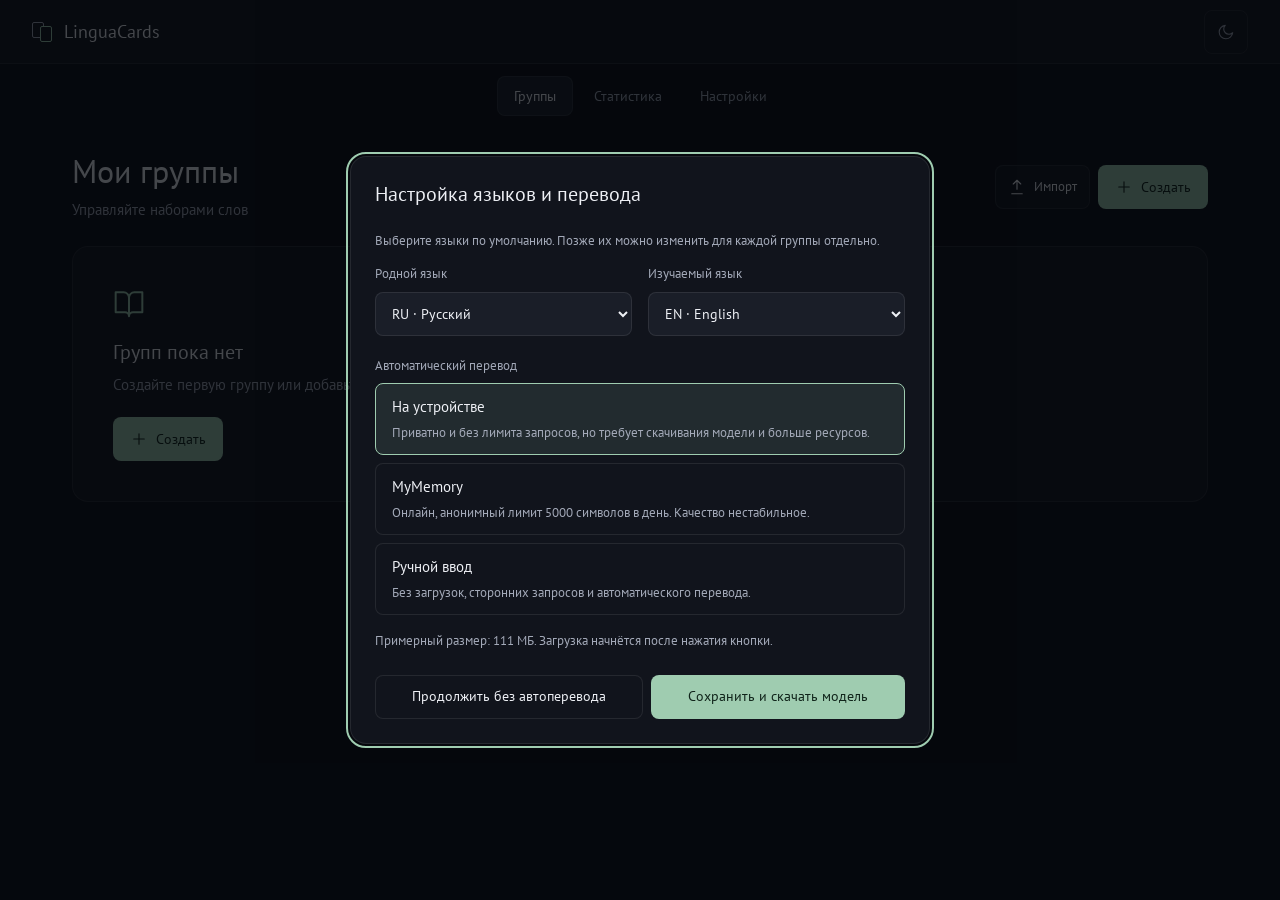
<file: index.html>
<!DOCTYPE html>
<html lang="ru">
<head>
  <meta charset="UTF-8">
  <meta name="viewport" content="width=device-width, initial-scale=1.0">
  <meta name="description" content="LinguaCards — карточки, диктанты и интервальное повторение иностранных слов">
  <meta name="theme-color" content="#0b0d14">
  <title>LinguaCards</title>
  <link rel="preconnect" href="https://fonts.googleapis.com">
  <link rel="preconnect" href="https://fonts.gstatic.com" crossorigin>
  <link href="https://fonts.googleapis.com/css2?family=PT+Mono&family=PT+Sans:wght@400;700&family=PT+Serif:wght@400;700&display=swap" rel="stylesheet">
  <link rel="stylesheet" href="styles.css">
  <script src="core.js" defer></script>
  <script src="translation-models.js" defer></script>
  <script src="translation.js" defer></script>
  <script src="icons.js" defer></script>
  <script src="app.js" defer></script>
</head>
<body class="dark">
  <a class="skip-link" href="#mainContent">К содержимому</a>
  <div id="app">
    <header>
      <div class="logo" aria-label="LinguaCards"><span class="logo-mark" aria-hidden="true"></span><div class="logo-text">Lingua<span>Cards</span></div></div>
      <div class="header-actions">
        <button type="button" class="icon-btn" id="themeBtn" aria-label="Переключить тему" title="Переключить тему"><span data-icon="moon"></span></button>
      </div>
    </header>
    <nav aria-label="Основная навигация">
      <button type="button" class="nav-btn active" data-page="groups" aria-current="page" id="navGroups">Группы</button>
      <button type="button" class="nav-btn" data-page="stats" id="navStats">Статистика</button>
      <button type="button" class="nav-btn" data-page="settings" id="navSettings">Настройки</button>
    </nav>
    <main id="mainContent">
      <div id="page-groups" class="page active">
        <div class="section-header">
          <div class="section-heading">
            <h1 id="groupsTitle">Мои группы</h1>
            <p id="groupsSubtitle">Управляйте наборами слов</p>
          </div>
          <div class="section-actions">
            <button type="button" class="btn btn-ghost btn-sm" id="importBtn"><span data-icon="upload"></span><span id="importBtnText">Импорт</span></button>
            <button type="button" class="btn btn-primary" id="createGroupBtn"><span data-icon="plus"></span><span id="createGroupBtnText">Создать</span></button>
          </div>
        </div>
        <div id="groupsGrid" class="groups-grid"></div>
      </div>
      <div id="page-stats" class="page">
        <h1 id="statsTitle">Статистика</h1>
        <p id="statsSubtitle" class="stats-subtitle">Ваш прогресс в изучении слов</p>
        <div class="stats-top">
          <div class="glass-sm stat-card"><span class="stat-num" id="stSessions">0</span><div class="stat-label" id="stSessionsLabel">Сессий</div></div>
          <div class="glass-sm stat-card"><span class="stat-num" id="stCorrect">0</span><div class="stat-label" id="stCorrectLabel">Правильных</div></div>
          <div class="glass-sm stat-card"><span class="stat-num" id="stAlmost">0</span><div class="stat-label" id="stAlmostLabel">Почти верно</div></div>
          <div class="glass-sm stat-card"><span class="stat-num" id="stAcc">0%</span><div class="stat-label" id="stAccLabel">Точность</div></div>
          <div class="glass-sm stat-card"><span class="stat-num" id="stDue">0</span><div class="stat-label" id="stDueLabel">К повторению</div></div>
        </div>
        <section class="glass stats-section" aria-labelledby="groupStatsTitle">
          <h2 id="groupStatsTitle">По группам</h2>
          <div id="groupStatsWrap"></div>
        </section>
        <section class="glass stats-section" aria-labelledby="recentStatsTitle">
          <h2 id="recentStatsTitle">Последние сессии</h2>
          <div id="recentSessionsWrap"></div>
        </section>
      </div>
      <div id="page-settings" class="page">
        <div class="settings-page-header"><h1 id="settingsTitle">Настройки</h1><p>Языки, обучение, перевод и данные</p></div>
        <div class="settings-page">
          <section class="glass settings-block">
            <h3 id="appearanceTitle">Внешний вид</h3>
            <div class="settings-row"><div class="sr-info"><div class="sr-title" id="darkThemeTitle">Тёмная тема</div><div class="sr-desc" id="darkThemeDesc">Переключение между тёмной и светлой темой</div></div><label class="toggle"><input type="checkbox" id="darkToggle" aria-label="Тёмная тема" checked><span class="toggle-track"></span><span class="toggle-thumb"></span></label></div>
            <div class="settings-row"><div class="sr-info"><div class="sr-title" id="accentColorTitle">Акцентный цвет</div><div class="sr-desc" id="accentColorDesc">Используется для основных действий и прогресса</div></div><div class="accent-options" id="accentColorGrid" role="group" aria-labelledby="accentColorTitle"></div></div>
          </section>
          <section class="glass settings-block"><h3 id="siteLangTitle">Язык интерфейса</h3><div class="lang-site-grid" id="siteLangGrid"></div></section>
          <section class="glass settings-block">
            <h3 id="defaultLangsTitle">Языки по умолчанию</h3><p class="settings-note" id="defaultLangsDesc">Используются при создании новых групп</p>
            <div class="two-col"><div class="form-group no-margin"><label for="nativeLangSel" id="defaultNativeLabel">Родной язык</label><select id="nativeLangSel"></select></div><div class="form-group no-margin"><label for="targetLangSel" id="defaultTargetLabel">Изучаемый язык</label><select id="targetLangSel"></select></div></div>
          </section>
          <section class="glass settings-block" id="translationSettingsBlock">
            <h3 id="translationSettingsTitle">Перевод</h3>
            <div class="form-group"><label for="translationProvider" id="translationProviderLabel">Способ автоматического перевода</label><select id="translationProvider"><option value="local">На устройстве — лучше приватность</option><option value="mymemory">MyMemory — онлайн, качество ниже</option><option value="manual">Только ручной ввод</option></select></div>
            <div id="localProviderSettings"><p class="settings-note" id="localProviderDescription">Перевод выполняется на устройстве. Модель скачивается отдельно для языкового направления и может занимать более 100 МБ.</p><div class="model-status" id="localModelStatus" role="status">Модель будет скачана при первом переводе.</div><div class="model-progress" id="localModelProgress" hidden><div id="localModelProgressBar"></div></div><div class="settings-actions"><button type="button" class="btn btn-ghost btn-sm" id="preloadModelBtn">Скачать модель</button><button type="button" class="btn btn-ghost btn-sm" id="clearModelsBtn">Удалить модели</button></div>
              <div class="installed-models" id="installedModels">
                <div class="installed-models-heading"><h4 id="installedModelsTitle">Установленные модели</h4><span id="installedModelsCount">0</span></div>
                <p class="settings-note" id="installedModelsEmpty">Скачанных моделей пока нет</p>
                <div class="installed-models-list" id="installedModelsList"></div>
              </div>
            </div>
            <div id="myMemoryProviderSettings" hidden><p class="settings-note warning-note" id="myMemoryWarning">MyMemory может возвращать неточный перевод. Всегда проверяйте результат. Текст отправляется на сторонний сервер.</p><div class="quota-line"><span id="myMemoryQuotaText">Оценка остатка: 5000 из 5000 символов</span><progress id="myMemoryQuotaBar" max="5000" value="5000"></progress></div><p class="settings-note" id="myMemoryQuotaNote">Это локальная оценка для анонимного лимита 5000 символов в день. MyMemory не сообщает точный остаток; лимит может быть общим для вашего IP.</p></div>
          </section>
          <section class="glass settings-block">
            <h3 id="learningSettingsTitle">Обучение</h3>
            <div class="settings-row"><div class="sr-info"><div class="sr-title" id="caseSettingTitle">Учитывать регистр</div><div class="sr-desc" id="caseSettingDesc">Различать заглавные и строчные буквы</div></div><label class="toggle"><input type="checkbox" id="caseToggle" aria-label="Учитывать регистр"><span class="toggle-track"></span><span class="toggle-thumb"></span></label></div>
            <div class="settings-row"><div class="sr-info"><div class="sr-title" id="diacriticsSettingTitle">Учитывать диакритику</div><div class="sr-desc" id="diacriticsSettingDesc">Различать é и e, ñ и n, ü и u</div></div><label class="toggle"><input type="checkbox" id="diacriticsToggle" aria-label="Учитывать диакритику" checked><span class="toggle-track"></span><span class="toggle-thumb"></span></label></div>
            <div class="settings-row"><div class="sr-info"><div class="sr-title" id="fuzzySettingTitle">Показывать «почти верно»</div><div class="sr-desc" id="fuzzySettingDesc">Отмечать одну опечатку отдельно, не засчитывая полностью правильный ответ</div></div><label class="toggle"><input type="checkbox" id="fuzzyToggle" aria-label="Показывать почти верно"><span class="toggle-track"></span><span class="toggle-thumb"></span></label></div>
            <div class="settings-row"><div class="sr-info"><div class="sr-title" id="autoHintSettingTitle">Показывать подсказку сразу</div><div class="sr-desc" id="autoHintSettingDesc">Автоматически показывать первые буквы слова</div></div><label class="toggle"><input type="checkbox" id="autoHintToggle" aria-label="Показывать подсказку сразу"><span class="toggle-track"></span><span class="toggle-thumb"></span></label></div>
          </section>
          <section class="glass settings-block">
            <h3 id="dataSettingsTitle">Данные</h3>
            <div class="settings-row"><div class="sr-info"><div class="sr-title" id="backupTitle">Резервная копия</div><div class="sr-desc" id="backupDesc">Скачать все данные в JSON</div></div><button type="button" class="btn btn-ghost btn-sm" id="backupBtn">Скачать</button></div>
            <div class="settings-row"><div class="sr-info"><div class="sr-title" id="restoreTitle">Восстановить данные</div><div class="sr-desc" id="restoreDesc">После проверки файла текущие данные будут заменены</div></div><label class="btn btn-ghost btn-sm file-label" id="restoreLabel"><span id="restoreLabelText">Загрузить</span><input type="file" id="restoreInput" accept=".json,application/json"></label></div>
            <div class="settings-row"><div class="sr-info"><div class="sr-title danger-text" id="deleteAllTitle">Удалить все данные</div><div class="sr-desc" id="deleteAllDesc">Безвозвратно удалит группы, статистику и настройки</div></div><button type="button" class="btn btn-danger btn-sm" id="deleteAllBtn">Удалить</button></div>
          </section>
          <p class="settings-note" id="translationPrivacy">Локальный перевод не отправляет текст на сервер. MyMemory отправляет текст только при явном использовании этого режима. Группы и статистика хранятся в вашем браузере.</p>
        </div>
      </div>
    </main>
  </div>

  <section class="study-fullscreen" id="studyFullscreen" aria-label="Изучение слов" hidden>
    <div class="study-fs-header">
      <button type="button" class="btn btn-ghost btn-sm" id="exitStudyBtn"><span data-icon="arrowLeft"></span><span id="backBtnText">Назад</span></button>
      <div class="progress-bar-wrap" role="progressbar" aria-label="Прогресс" aria-valuemin="0" aria-valuemax="100" aria-valuenow="0" id="studyProgress"><div class="progress-bar-fill" id="progressFill"></div></div>
      <span class="progress-text" id="progressText">0/0</span><span id="studyGroupName" class="study-group-name"></span>
    </div>
    <div class="study-fs-body">
      <div id="writeMode">
        <div class="flashcard-scene"><div class="flashcard" id="flashcard">
          <div class="card-face card-front"><div class="card-label" id="cardFrontLabel">Слово</div><div class="card-word" id="cardFrontWord"></div><div class="card-extra" id="cardFrontExtra"></div></div>
          <div class="card-face card-back"><div class="card-label" id="cardBackLabel">Перевод</div><div class="card-word" id="cardBackWord"></div><div class="card-extra" id="cardBackExtra"></div></div>
        </div></div>
        <div class="hint-strip" id="hintStrip" aria-label="Подсказка"></div>
        <div class="answer-area">
          <div class="answer-row"><label class="sr-only" for="answerInput" id="answerInputLabel">Ваш ответ</label><input type="text" id="answerInput" placeholder="Введите ответ..." autocomplete="off" autocorrect="off" spellcheck="false"><button type="button" class="btn btn-primary check-btn" id="checkAnswerBtn" aria-label="Проверить ответ"><span data-icon="check"></span></button></div>
          <div id="answerFeedback" role="status" aria-live="polite"></div>
          <div class="answer-hint-row"><button type="button" class="btn btn-ghost btn-sm" id="hintBtn"><span data-icon="lightbulb"></span><span id="hintBtnText">Подсказка</span></button><button type="button" class="btn btn-ghost btn-sm" id="skipBtn"><span data-icon="skip"></span><span id="skipBtnText">Пропустить</span></button></div>
        </div>
      </div>
      <div id="fcMode" hidden>
        <div class="flashcard-scene"><div class="flashcard clickable" id="flashcardFC" role="button" tabindex="0" aria-label="Перевернуть карточку">
          <div class="card-face card-front"><div class="card-label" id="fcFrontLabel">Слово</div><div class="card-word" id="fcFrontWord"></div><div class="card-extra" id="fcFrontExtra"></div><div class="card-tap-hint" id="fcTapHint">Нажмите, чтобы перевернуть</div></div>
          <div class="card-face card-back"><div class="card-label" id="fcBackLabel">Перевод</div><div class="card-word" id="fcBackWord"></div><div class="card-extra" id="fcBackExtra"></div></div>
        </div></div>
        <div class="fc-controls"><button type="button" class="btn btn-danger" id="fcDunnoBtn"><span data-icon="x"></span><span id="fcDunnoText">Не знаю</span></button><button type="button" class="btn btn-ghost btn-sm" id="fcSkipBtn" aria-label="Пропустить"><span data-icon="skip"></span></button><button type="button" class="btn btn-success" id="fcKnowBtn"><span data-icon="check"></span><span id="fcKnowText">Знаю</span></button></div>
      </div>
      <div id="testMode" hidden><div id="testQuestion"></div></div>
      <div id="studyResults" class="results-wrap" hidden><div class="glass results-card">
        <div class="results-emoji" id="resultsEmoji"></div><h2 id="resultsTitle">Сессия завершена</h2><div class="results-score" id="resultsScore">0/0</div><div class="results-pct" id="resultsPct"></div>
        <div class="results-row"><div class="result-item"><span class="rn result-correct" id="resCorrect">0</span><div class="rl" id="resCorrectLabel">Правильно</div></div><div class="result-item"><span class="rn result-almost" id="resAlmost">0</span><div class="rl" id="resAlmostLabel">Почти</div></div><div class="result-item"><span class="rn result-wrong" id="resWrong">0</span><div class="rl" id="resWrongLabel">Ошибки</div></div><div class="result-item"><span class="rn result-skip" id="resSkip">0</span><div class="rl" id="resSkipLabel">Пропущено</div></div></div>
        <div id="wrongListWrap" class="wrong-list"></div>
        <div class="results-actions"><button type="button" class="btn btn-ghost" id="resultsBackBtn"><span data-icon="arrowLeft"></span><span id="resultsBackText">Назад</span></button><button type="button" class="btn btn-success" id="repeatMistakesBtn" hidden><span data-icon="repeat"></span><span id="repeatMistakesText">Повторить ошибки</span></button><button type="button" class="btn btn-primary" id="restartStudyBtn"><span data-icon="repeat"></span><span id="restartStudyText">Ещё раз</span></button></div>
      </div></div>
    </div>
  </section>

  <div class="modal-overlay" id="studyModal" hidden>
    <section class="glass modal study-modal" role="dialog" aria-modal="true" aria-labelledby="studyModalGroupName" tabindex="-1">
      <div class="modal-header"><h2 id="studyModalGroupName">Учить</h2><button type="button" class="icon-btn modal-close" data-close="studyModal" aria-label="Закрыть"><span data-icon="x"></span></button></div>
      <div class="form-group">
        <span class="field-label" id="studyModeLabel">Режим изучения</span>
        <div class="mode-list" role="group" aria-labelledby="studyModeLabel">
          <button type="button" class="mode-card selected" data-mode="word-to-translate" aria-pressed="true"><span class="mode-icon" data-icon="arrowRight"></span><span><span class="mode-title" id="modeWordTitle">Слово → Перевод</span><span class="mode-desc" id="modeWordDesc">Видите слово — пишете перевод</span></span></button>
          <button type="button" class="mode-card" data-mode="translate-to-word" aria-pressed="false"><span class="mode-icon" data-icon="arrows"></span><span><span class="mode-title" id="modeTranslateTitle">Перевод → Слово</span><span class="mode-desc" id="modeTranslateDesc">Видите перевод — пишете слово</span></span></button>
          <button type="button" class="mode-card" data-mode="dictation" aria-pressed="false"><span class="mode-icon" data-icon="pen"></span><span><span class="mode-title" id="modeDictationTitle">Диктант</span><span class="mode-desc" id="modeDictationDesc">Точное написание без поблажек</span></span></button>
          <button type="button" class="mode-card" data-mode="flashcard" aria-pressed="false"><span class="mode-icon" data-icon="layers"></span><span><span class="mode-title" id="modeFlashTitle">Флеш-карточки</span><span class="mode-desc" id="modeFlashDesc">Листайте и оценивайте себя</span></span></button>
          <button type="button" class="mode-card" data-mode="test" aria-pressed="false"><span class="mode-icon" data-icon="list"></span><span><span class="mode-title" id="modeTestTitle">Тест</span><span class="mode-desc" id="modeTestDesc">Выбор правильного варианта (до 4)</span></span></button>
        </div>
      </div>
      <fieldset class="form-group order-fieldset">
        <legend id="studyOrderLabel">Порядок карточек</legend>
        <div class="order-tabs">
          <div class="order-tab"><input type="radio" name="cardOrder" id="orderSeq" value="sequential" checked><label for="orderSeq" id="orderSeqLabel">По порядку</label></div>
          <div class="order-tab"><input type="radio" name="cardOrder" id="orderRnd" value="random"><label for="orderRnd" id="orderRndLabel">Случайно</label></div>
          <div class="order-tab"><input type="radio" name="cardOrder" id="orderDue" value="due"><label for="orderDue" id="orderDueLabel">Сначала к повторению</label></div>
        </div>
      </fieldset>
      <label class="check-row" for="studyDueOnly"><input type="checkbox" id="studyDueOnly"><span id="studyDueOnlyText">Только слова, которые пора повторить</span></label>
      <div class="modal-footer">
        <button type="button" class="btn btn-ghost modal-close" data-close="studyModal" id="studyCancelBtn">Отмена</button>
        <button type="button" class="btn btn-primary" id="startStudyBtn">Начать</button>
      </div>
    </section>
  </div>

  <div class="modal-overlay" id="groupModal" hidden>
    <section class="glass modal group-modal" role="dialog" aria-modal="true" aria-labelledby="groupModalTitle" tabindex="-1">
      <form id="groupForm" novalidate>
        <div class="modal-header"><h2 id="groupModalTitle">Создать группу</h2><button type="button" class="icon-btn modal-close" data-close="groupModal" aria-label="Закрыть"><span data-icon="x"></span></button></div>
        <div class="form-group"><label for="gName" id="groupNameLabel">Название группы</label><input type="text" id="gName" maxlength="200" placeholder="Например: Базовые слова" required></div>
        <div class="two-col form-group">
          <div><label for="gNativeLang" id="groupNativeLabel">Родной язык</label><select id="gNativeLang"></select></div>
          <div><label for="gTargetLang" id="groupTargetLabel">Изучаемый язык</label><select id="gTargetLang"></select></div>
        </div>
        <div class="form-group"><label for="gDesc" id="groupDescLabel">Описание (необязательно)</label><input type="text" id="gDesc" maxlength="2000" placeholder="Краткое описание"></div>
        <div class="form-group"><label for="gInputDirection" id="inputDirectionLabel">Направление ввода</label><select id="gInputDirection"><option value="target-native">Слово на изучаемом языке → перевод на родном</option><option value="native-target">Слово на родном языке → перевод на изучаемом</option></select></div>
        <div class="form-group">
          <span class="field-label" id="groupWordsLabel">Слова и переводы</span>
          <div id="groupTranslationNote" class="provider-note"></div>
          <div class="tab-switcher" role="tablist" aria-labelledby="groupWordsLabel">
            <button type="button" class="tab-btn active" id="tab-one" role="tab" aria-selected="true" aria-controls="tab-content-one-by-one"><span id="tabOneText">По одному</span></button>
            <button type="button" class="tab-btn" id="tab-bulk" role="tab" aria-selected="false" aria-controls="tab-content-bulk"><span id="tabBulkText">Списком</span></button>
          </div>
          <div class="tab-content active" id="tab-content-one-by-one" role="tabpanel" aria-labelledby="tab-one">
            <div class="words-editor" id="wordsEditor"></div>
            <div class="add-word-row"><button type="button" class="btn btn-ghost btn-sm full-width" id="addWordBtn">➕ <span id="addWordText">Добавить слово</span></button></div>
          </div>
          <div class="tab-content" id="tab-content-bulk" role="tabpanel" aria-labelledby="tab-bulk" hidden>
            <label class="sr-only" for="bulkInput">Список слов</label>
            <textarea class="bulk-textarea" id="bulkInput"></textarea>
            <div class="bulk-hint" id="bulkHint">Форматы: <code>apple - яблоко</code>, <code>apple : яблоко</code> или просто <code>apple</code>. Строки из списка добавятся к словам выше.</div>
            <div class="bulk-actions">
              <button type="button" class="btn btn-primary btn-sm" id="bulkTranslateBtn">🔄 <span id="translateAllText">Перевести всё</span></button>
              <span id="bulkStatus" class="bulk-status" role="status"></span>
            </div>
            <div class="translate-all-progress" id="translateProgress" hidden><div class="translate-all-bar" id="translateBar"></div></div>
            <div class="bulk-preview" id="bulkPreview"></div>
          </div>
        </div>
        <input type="hidden" id="editGroupId">
        <div class="modal-footer">
          <button type="button" class="btn btn-ghost modal-close" data-close="groupModal" id="groupCancelBtn">Отмена</button>
          <button type="submit" class="btn btn-primary" id="saveGroupBtn">💾 Сохранить</button>
        </div>
      </form>
    </section>
  </div>

  <div class="modal-overlay" id="shareModal" hidden>
    <section class="glass modal small-modal" role="dialog" aria-modal="true" aria-labelledby="shareModalTitle" tabindex="-1">
      <div class="modal-header"><h2 id="shareModalTitle">Поделиться группой</h2><button type="button" class="icon-btn modal-close" data-close="shareModal" aria-label="Закрыть"><span data-icon="x"></span></button></div>
      <p id="shareDescription">Скопируйте код и отправьте другому пользователю</p>
      <div class="share-code-box" id="shareCode" tabindex="0"></div>
      <div class="modal-footer">
        <button type="button" class="btn btn-ghost modal-close" data-close="shareModal" id="shareCloseBtn">Закрыть</button>
        <button type="button" class="btn btn-primary" id="copyShareBtn">📋 Копировать</button>
      </div>
    </section>
  </div>

  <div class="modal-overlay" id="importModal" hidden>
    <section class="glass modal small-modal" role="dialog" aria-modal="true" aria-labelledby="importModalTitle" tabindex="-1">
      <form id="importForm">
        <div class="modal-header"><h2 id="importModalTitle">Импорт группы</h2><button type="button" class="icon-btn modal-close" data-close="importModal" aria-label="Закрыть"><span data-icon="x"></span></button></div>
        <p id="importDescription">Вставьте код группы, полученный от другого пользователя</p>
        <div class="form-group"><label for="importCode" id="importCodeLabel">Код группы</label><textarea id="importCode" maxlength="5000000" placeholder="Вставьте код здесь..." required></textarea></div>
        <div class="modal-footer">
          <button type="button" class="btn btn-ghost modal-close" data-close="importModal" id="importCancelBtn">Отмена</button>
          <button type="submit" class="btn btn-primary" id="importSubmitBtn">Импортировать</button>
        </div>
      </form>
    </section>
  </div>

  <div class="modal-overlay" id="onboardingModal" hidden>
    <section class="glass modal settings-modal" role="dialog" aria-modal="true" aria-labelledby="onboardingTitle" tabindex="-1">
      <div class="modal-header"><h2 id="onboardingTitle">Настройка языков и перевода</h2></div>
      <p class="settings-note" id="onboardingDescription">Выберите языки по умолчанию. Позже их можно изменить для каждой группы отдельно.</p>
      <div class="two-col form-group">
        <div><label for="onbNativeLang" id="onbNativeLabel">Родной язык</label><select id="onbNativeLang"></select></div>
        <div><label for="onbTargetLang" id="onbTargetLabel">Изучаемый язык</label><select id="onbTargetLang"></select></div>
      </div>
      <span class="field-label" id="onbProviderLabel">Автоматический перевод</span>
      <div class="provider-options" role="group" aria-labelledby="onbProviderLabel">
        <button type="button" class="provider-option selected" data-onb-provider="local" aria-pressed="true"><strong>На устройстве</strong><span>Приватно и без лимита запросов, но требует скачивания модели и больше ресурсов.</span></button>
        <button type="button" class="provider-option" data-onb-provider="mymemory" aria-pressed="false"><strong>MyMemory</strong><span>Онлайн, анонимный лимит 5000 символов в день. Качество нестабильное.</span></button>
        <button type="button" class="provider-option" data-onb-provider="manual" aria-pressed="false"><strong>Ручной ввод</strong><span>Без загрузок, сторонних запросов и автоматического перевода.</span></button>
      </div>
      <div class="model-status" id="onbModelInfo" role="status"></div>
      <div class="model-progress" id="onbProgress" hidden><div id="onbProgressBar"></div></div>
      <div class="modal-footer onboarding-footer"><button type="button" class="btn btn-ghost" id="onbSkipBtn">Продолжить без автоперевода</button><button type="button" class="btn btn-primary" id="onbSaveBtn">Сохранить и скачать модель</button></div>
    </section>
  </div>


  <div class="modal-overlay" id="confirmModal" hidden>
    <section class="glass modal confirm-modal" role="alertdialog" aria-modal="true" aria-labelledby="confirmTitle" aria-describedby="confirmText" tabindex="-1">
      <div class="modal-header"><h2 id="confirmTitle">Подтверждение</h2><button type="button" class="icon-btn modal-close" data-close="confirmModal" aria-label="Закрыть"><span data-icon="x"></span></button></div>
      <p id="confirmText"></p>
      <div class="modal-footer">
        <button type="button" class="btn btn-ghost modal-close" data-close="confirmModal" id="confirmCancelBtn">Отмена</button>
        <button type="button" class="btn btn-danger" id="confirmOkBtn">Подтвердить</button>
      </div>
    </section>
  </div>

  <div id="toastWrap" aria-live="polite" aria-atomic="false"></div>
  <noscript><p class="noscript">Для работы LinguaCards нужен JavaScript.</p></noscript>
</body>
</html>
</file>
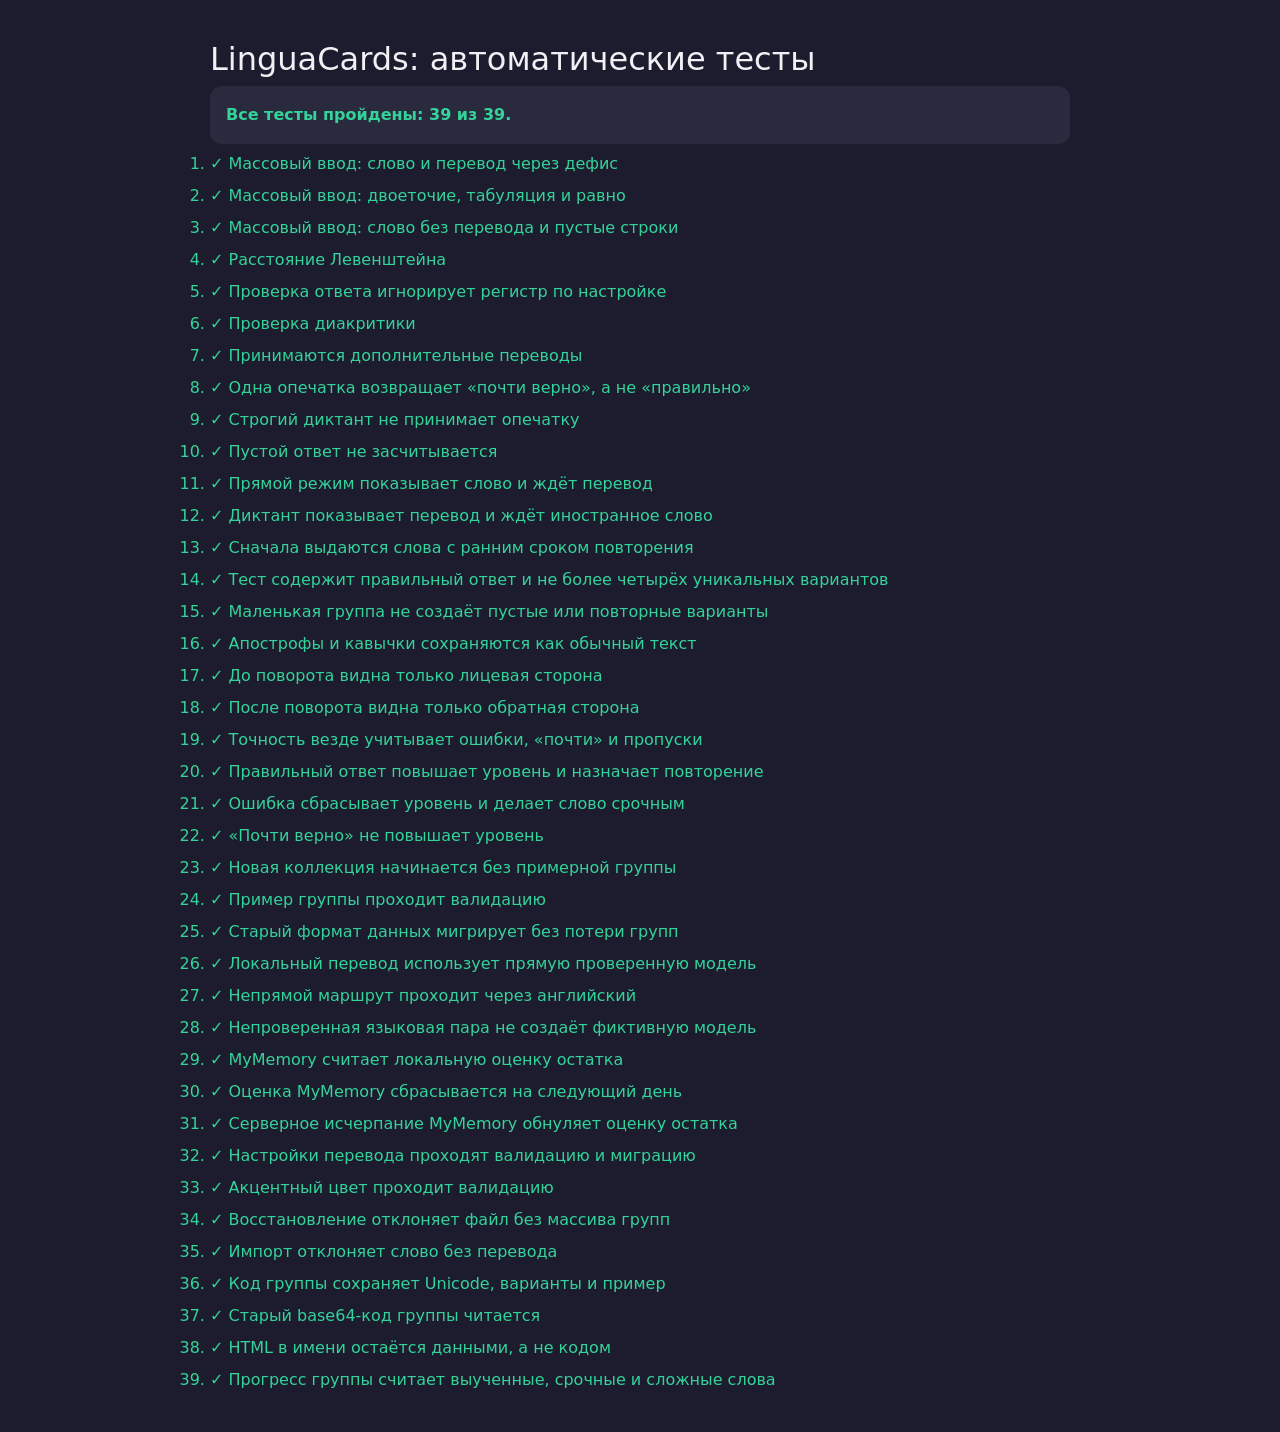
<file: tests.html>
<!DOCTYPE html>
<html lang="ru">
<head>
  <meta charset="UTF-8">
  <meta name="viewport" content="width=device-width, initial-scale=1.0">
  <title>LinguaCards — тесты</title>
  <link rel="stylesheet" href="styles.css">
  <style>
    body { max-width: 900px; margin: 40px auto; padding: 0 20px; font: 16px/1.5 system-ui, sans-serif; background: #1c1c2e; color: #f0f0f5; }
    #testSummary { padding: 16px; border-radius: 12px; background: #2a2a3e; font-weight: 700; }
    #testSummary.passed { color: #34d399; }
    #testSummary.failed { color: #f87171; }
    li { margin: 8px 0; }
    .pass { color: #34d399; }
    .fail { color: #f87171; }
    pre { white-space: pre-wrap; color: #fbbf24; }
  </style>
  <script src="core.js" defer></script>
  <script src="translation-models.js" defer></script>
  <script src="tests.js" defer></script>
</head>
<body>
  <h1>LinguaCards: автоматические тесты</h1>
  <p id="testSummary">Выполняются…</p>
  <ol id="testResults"></ol>
</body>
</html>
</file>
<file: styles.css>
*, *::before, *::after { box-sizing: border-box; margin: 0; padding: 0; }

:root {
  --accent: #3f6b4e;
  --accent-ink: #ffffff;
  --success: #16a34a;
  --danger: #dc2626;
  --warning: #a16207;
  --radius: 16px;
  --radius-sm: 8px;
  --ease: cubic-bezier(.22, 1, .36, 1);
  --mono: "PT Mono", ui-monospace, monospace;
}

[hidden] { display: none !important; }

body {
  min-height: 100vh;
  font-family: "PT Sans", -apple-system, BlinkMacSystemFont, "Segoe UI", sans-serif;
  font-size: 15px;
  line-height: 1.5;
  background: var(--page);
  color: var(--text);
  transition: background-color 160ms var(--ease), color 160ms var(--ease);
  overflow-x: hidden;
}

body.dark {
  --page: #0b0d14;
  --surface: #11141c;
  --raised: #1a1e28;
  --text: #eef0f5;
  --secondary: #a3a9b8;
  --muted: #7a8296;
  --line: rgba(238, 240, 245, .09);
  --accent: #9fccb0;
  --accent-ink: #10241a;
  --accent-soft: rgba(159, 204, 176, .12);
  --success: #4cc38a;
  --danger: #e5484d;
  --warning: #d6a84f;
  --shadow: none;
}

body.light {
  --page: #f5f7fa;
  --surface: #ffffff;
  --raised: #eceff4;
  --text: #111827;
  --secondary: #4b5565;
  --muted: #6b7487;
  --line: rgba(17, 24, 39, .09);
  --accent-soft: rgba(63, 107, 78, .1);
  --shadow: 0 1px 2px rgba(0, 0, 0, .05);
}

body.dark[data-accent="blue"] { --accent: #8cb8e8; --accent-ink: #102030; --accent-soft: rgba(140, 184, 232, .12); }
body.light[data-accent="blue"] { --accent: #315f91; --accent-ink: #ffffff; --accent-soft: rgba(49, 95, 145, .1); }
body.dark[data-accent="amber"] { --accent: #e3b96f; --accent-ink: #2a1c08; --accent-soft: rgba(227, 185, 111, .12); }
body.light[data-accent="amber"] { --accent: #946200; --accent-ink: #ffffff; --accent-soft: rgba(148, 98, 0, .1); }
body.dark[data-accent="coral"] { --accent: #e89b90; --accent-ink: #2b100c; --accent-soft: rgba(232, 155, 144, .12); }
body.light[data-accent="coral"] { --accent: #a5483d; --accent-ink: #ffffff; --accent-soft: rgba(165, 72, 61, .1); }

button, input, textarea, select { font: inherit; }
button { touch-action: manipulation; }
button:disabled, input:disabled { opacity: .5; cursor: not-allowed; }

button:focus-visible, input:focus-visible, textarea:focus-visible, select:focus-visible,
[tabindex]:focus-visible, summary:focus-visible, a:focus-visible {
  outline: 2px solid var(--accent);
  outline-offset: 2px;
}

.icon { width: 18px; height: 18px; flex: 0 0 18px; display: block; }
[data-icon] { display: inline-flex; align-items: center; justify-content: center; flex-shrink: 0; }

.sr-only { position: absolute; width: 1px; height: 1px; padding: 0; margin: -1px; overflow: hidden; clip: rect(0, 0, 0, 0); white-space: nowrap; border: 0; }
.skip-link { position: fixed; top: 8px; left: 8px; z-index: 1000; padding: 8px 16px; border-radius: 8px; background: var(--accent); color: var(--accent-ink); transform: translateY(-150%); }
.skip-link:focus { transform: translateY(0); }

.glass, .glass-sm { background: var(--surface); border: 1px solid var(--line); box-shadow: var(--shadow); }
.glass { border-radius: var(--radius); }
.glass-sm { border-radius: 12px; }
#app { min-height: 100vh; display: flex; flex-direction: column; }

header { height: 64px; display: flex; align-items: center; justify-content: space-between; padding: 0 32px; position: sticky; top: 0; z-index: 100; background: var(--surface); border-bottom: 1px solid var(--line); }
.logo { display: flex; align-items: center; gap: 12px; font-size: 18px; font-weight: 500; }
.logo-text span { color: var(--text); }
.logo-mark { position: relative; width: 20px; height: 20px; }
.logo-mark::before, .logo-mark::after { content: ""; position: absolute; width: 12px; height: 16px; border: 1.5px solid var(--secondary); border-radius: 2px; background: var(--surface); }
.logo-mark::before { left: 0; top: 0; }
.logo-mark::after { right: 0; bottom: 0; border-color: var(--accent); }
.header-actions { display: flex; gap: 8px; align-items: center; }

.icon-btn { width: 44px; height: 44px; flex: 0 0 44px; border-radius: 8px; border: 1px solid var(--line); background: transparent; cursor: pointer; display: inline-flex; align-items: center; justify-content: center; color: var(--secondary); transition: color 140ms var(--ease), background-color 140ms var(--ease), border-color 140ms var(--ease); }
.icon-btn:hover { color: var(--text); background: var(--raised); border-color: var(--line); }

nav { display: flex; gap: 4px; padding: 12px 32px; justify-content: center; }
.nav-btn { min-height: 40px; padding: 8px 16px; border-radius: 8px; border: 1px solid transparent; background: transparent; cursor: pointer; font-size: 14px; font-weight: 500; color: var(--secondary); transition: color 140ms var(--ease), background-color 140ms var(--ease); }
.nav-btn:hover { color: var(--text); background: var(--raised); }
.nav-btn.active { color: var(--text); background: var(--raised); border-color: var(--line); }

main { flex: 1; padding: 24px 32px 64px; max-width: 1200px; margin: 0 auto; width: 100%; }
.page { display: none; }
.page.active { display: block; animation: fadeIn 200ms var(--ease); }
@keyframes fadeIn { from { opacity: 0; } to { opacity: 1; } }

h1 { font-size: 32px; line-height: 1.2; font-weight: 500; margin-bottom: 8px; }
h2 { font-size: 20px; line-height: 1.3; font-weight: 500; }
h3 { font-size: 16px; line-height: 1.4; font-weight: 500; }
p { color: var(--secondary); line-height: 1.6; }

.btn { min-height: 44px; padding: 8px 16px; border-radius: 8px; border: 1px solid transparent; cursor: pointer; font-size: 14px; font-weight: 500; transition: color 140ms var(--ease), background-color 140ms var(--ease), border-color 140ms var(--ease); display: inline-flex; align-items: center; justify-content: center; gap: 8px; }
.btn-primary { background: var(--accent); color: var(--accent-ink); }
.btn-primary:hover:not(:disabled) { filter: brightness(.94); }
.btn-success { background: var(--success); color: #fff; }
.btn-danger { background: transparent; border-color: color-mix(in srgb, var(--danger) 40%, transparent); color: var(--danger); }
.btn-danger:hover:not(:disabled) { background: color-mix(in srgb, var(--danger) 10%, transparent); }
.btn-ghost { background: var(--surface); border-color: var(--line); color: var(--text); }
.btn-ghost:hover:not(:disabled) { background: var(--raised); }
.btn-sm { min-height: 40px; padding: 8px 12px; font-size: 13px; }
.full-width { width: 100%; }
.danger-text { color: var(--danger); }

input, textarea, select { width: 100%; min-height: 44px; padding: 8px 12px; border-radius: 8px; border: 1px solid var(--line); background: var(--raised); color: var(--text); font-size: 14px; transition: border-color 140ms var(--ease), background-color 140ms var(--ease); }
input::placeholder, textarea::placeholder { color: var(--muted); }
textarea { resize: vertical; }
select option { background: var(--surface); color: var(--text); }
label, .field-label, legend { display: block; margin-bottom: 8px; font-size: 13px; font-weight: 500; color: var(--secondary); letter-spacing: 0; }
.form-group { margin-bottom: 20px; }
.no-margin { margin: 0; }
.two-col { display: grid; grid-template-columns: 1fr 1fr; gap: 16px; }

.section-header { display: flex; align-items: center; justify-content: space-between; margin-bottom: 24px; gap: 16px; }
.section-heading { min-width: 0; }
.section-actions { display: flex; gap: 8px; flex-shrink: 0; }
.stats-subtitle { margin-bottom: 24px; }

.groups-grid { display: grid; grid-template-columns: repeat(auto-fill, minmax(300px, 1fr)); gap: 20px; align-items: stretch; }
.group-card { height: 100%; padding: 24px; display: flex; flex-direction: column; }
.group-card-header { display: flex; align-items: flex-start; justify-content: space-between; gap: 12px; margin-bottom: 8px; }
.group-card-heading { flex: 1; min-width: 0; }
.group-title { font-size: 18px; font-weight: 500; overflow-wrap: anywhere; }
.group-meta, .group-desc { font-size: 13px; color: var(--secondary); margin-top: 8px; overflow-wrap: anywhere; }
.badge { display: inline-block; padding: 0; color: var(--secondary); font-family: var(--mono); font-size: 13px; font-variant-numeric: tabular-nums; white-space: nowrap; }
.badge-success { color: var(--accent); }
.word-chips { display: flex; flex-wrap: wrap; gap: 4px 12px; margin-top: 16px; }
.word-chip { padding: 0; color: var(--secondary); font-size: 13px; background: transparent; overflow-wrap: anywhere; }
.word-chip:not(:last-child)::after { content: "·"; margin-left: 12px; color: var(--muted); }
.learning-meta { display: flex; flex-wrap: wrap; gap: 4px 16px; margin-top: 20px; font-family: var(--mono); font-size: 12px; color: var(--muted); font-variant-numeric: tabular-nums; }
.learning-meta strong { color: var(--secondary); font-weight: 400; }
.group-actions { display: grid; grid-template-columns: repeat(3, minmax(0, 1fr)); gap: 8px; margin-top: auto; padding-top: 20px; }
.group-actions .btn.btn-primary { grid-column: 1 / -1; width: 100%; }
.group-actions .btn:not(.btn-primary) { min-width: 0; padding: 8px 6px; font-size: 13px; white-space: nowrap; }
.group-actions .btn:not(.btn-primary) .icon { width: 16px; height: 16px; }
.empty-state { text-align: left; padding: 40px; grid-column: 1 / -1; }
.empty-state .es-icon { color: var(--accent); margin-bottom: 20px; }
.empty-state .es-icon .icon { width: 32px; height: 32px; }
.empty-state h2 { margin-bottom: 8px; }
.empty-state p { margin-bottom: 20px; }
.empty-actions { display: flex; gap: 8px; flex-wrap: wrap; }

.stats-top { display: grid; grid-template-columns: repeat(5, 1fr); gap: 12px; margin-bottom: 24px; }
.stat-card { padding: 20px 16px; text-align: left; }
.stat-num { font-family: var(--mono); font-size: 30px; line-height: 1.2; font-weight: 500; color: var(--text); display: block; font-variant-numeric: tabular-nums; }
.stat-label { font-size: 13px; color: var(--secondary); margin-top: 8px; }
.stats-section { padding: 24px; margin-bottom: 16px; }
.stats-section h2 { margin-bottom: 20px; }
.stat-bar-wrap { margin-bottom: 20px; }
.stat-bar-wrap:last-child { margin-bottom: 0; }
.stat-bar-label { display: flex; justify-content: space-between; gap: 16px; font-size: 14px; margin-bottom: 8px; }
.stat-bar-label span:last-child { font-family: var(--mono); font-size: 12px; font-variant-numeric: tabular-nums; }
.stat-bar-track { height: 6px; background: var(--raised); border-radius: 2px; overflow: hidden; }
.stat-bar-fill { height: 100%; border-radius: 2px; }
.stat-learning { font-family: var(--mono); font-size: 12px; color: var(--muted); margin-top: 8px; font-variant-numeric: tabular-nums; }
.recent-list { display: flex; flex-direction: column; gap: 8px; }
.recent-session { padding: 12px 16px; display: flex; align-items: center; gap: 12px; }
.recent-icon { color: var(--muted); }
.recent-main { flex: 1; min-width: 0; }
.recent-title { font-weight: 500; font-size: 14px; overflow-wrap: anywhere; }
.recent-date { font-size: 12px; color: var(--muted); }
.recent-result { text-align: right; flex-shrink: 0; font-family: var(--mono); font-variant-numeric: tabular-nums; }
.recent-pct { font-weight: 500; }
.recent-count { font-size: 12px; color: var(--muted); }
.empty-note { padding: 16px 0; }

.modal-overlay { position: fixed; inset: 0; z-index: 300; display: flex; align-items: center; justify-content: center; background: rgba(4, 6, 10, .72); padding: 20px; overflow-y: auto; }
.modal { padding: 24px; max-width: 680px; width: 100%; max-height: calc(100dvh - 40px); overflow-y: auto; animation: fadeIn 180ms var(--ease); }
.modal-header { display: flex; align-items: center; justify-content: space-between; gap: 16px; margin-bottom: 24px; }
.modal-header h2 { overflow-wrap: anywhere; }
.modal-footer { display: flex; gap: 8px; justify-content: flex-end; margin-top: 24px; flex-wrap: wrap; }
.small-modal { max-width: 480px; }
.small-modal > p, .small-modal form > p { margin-bottom: 16px; }
.confirm-modal { max-width: 400px; }
.settings-modal { max-width: 580px; }

.tab-switcher { display: flex; gap: 4px; margin-bottom: 20px; background: var(--raised); border-radius: 8px; padding: 4px; }
.tab-btn { flex: 1; min-height: 40px; padding: 8px; border-radius: 4px; border: none; background: transparent; cursor: pointer; font-size: 14px; font-weight: 500; color: var(--secondary); }
.tab-btn.active { background: var(--surface); color: var(--text); }
.tab-content { display: none; }
.tab-content.active { display: block; }

.words-editor { max-height: 400px; overflow-y: auto; padding-right: 4px; margin-bottom: 12px; }
.word-row { padding: 16px; margin-bottom: 12px; border: 1px solid var(--line); border-radius: 12px; background: var(--surface); }
.word-row-main { display: grid; grid-template-columns: minmax(0, 1fr) 20px minmax(0, 1fr) auto; gap: 8px; align-items: end; }
.word-field { min-width: 0; }
.word-field label { font-family: var(--mono); font-size: 12px; margin-bottom: 4px; }
.word-row-actions { display: flex; gap: 4px; }
.lang-sep { display: flex; align-items: center; justify-content: center; color: var(--muted); min-height: 44px; }
.translate-btn, .remove-word-btn { width: 44px; height: 44px; padding: 0; }
.remove-word-btn { background: transparent; border: 1px solid transparent; color: var(--muted); border-radius: 8px; cursor: pointer; }
.remove-word-btn:hover { color: var(--danger); background: var(--raised); }
.word-details { margin-top: 12px; }
.word-details summary { cursor: pointer; color: var(--secondary); font-size: 13px; min-height: 32px; padding: 4px 0; }
.word-details-grid { display: grid; grid-template-columns: 1fr 1fr; gap: 12px; padding-top: 8px; }
.word-details-grid .wide { grid-column: 1 / -1; }
.word-details label { font-size: 12px; }
.add-word-row { margin-top: 4px; }

.bulk-textarea { min-height: 176px; font-family: var(--mono); font-size: 13px; line-height: 1.6; }
.bulk-hint { font-size: 13px; color: var(--secondary); margin-top: 8px; line-height: 1.6; }
.bulk-hint code { background: var(--raised); padding: 1px 4px; border-radius: 4px; }
.bulk-actions { display: flex; gap: 12px; margin-top: 12px; flex-wrap: wrap; align-items: center; }
.bulk-status { font-size: 13px; color: var(--secondary); }
.translate-all-progress { height: 6px; background: var(--raised); border-radius: 2px; overflow: hidden; margin-top: 12px; }
.translate-all-bar { height: 100%; background: var(--accent); width: 0; }
.bulk-preview { margin-top: 16px; }
.bulk-preview-title { font-size: 13px; color: var(--secondary); font-weight: 500; margin-bottom: 8px; }
.bulk-preview-list { max-height: 176px; overflow-y: auto; }
.bulk-preview-item { display: flex; gap: 8px; padding: 8px; border-bottom: 1px solid var(--line); font-size: 13px; align-items: center; }
.bpi-word, .bpi-translate { flex: 1; min-width: 0; overflow-wrap: anywhere; }
.bpi-word { font-weight: 500; }
.bpi-translate { color: var(--muted); }
.bpi-translate.done { color: var(--success); }
.bpi-translate.pending { color: var(--warning); }
.bpi-translate.loading { color: var(--secondary); }

.mode-list { display: flex; flex-direction: column; gap: 8px; margin-top: 8px; }
.mode-card { width: 100%; min-height: 64px; padding: 12px 16px; cursor: pointer; border-radius: 8px; border: 1px solid var(--line); background: var(--surface); display: flex; align-items: center; gap: 12px; color: var(--text); text-align: left; transition: background-color 140ms var(--ease), border-color 140ms var(--ease); }
.mode-card:hover { background: var(--raised); }
.mode-card.selected { border-color: var(--accent); background: var(--accent-soft); }
.mode-icon { color: var(--muted); flex-shrink: 0; }
.mode-card.selected .mode-icon { color: var(--accent); }
.mode-title, .mode-desc { display: block; }
.mode-title { font-size: 14px; font-weight: 500; }
.mode-desc { font-size: 13px; color: var(--secondary); margin-top: 4px; }
.order-fieldset { border: 0; }
.order-tabs { display: flex; gap: 8px; }
.order-tab { flex: 1; position: relative; }
.order-tab input { position: absolute; opacity: 0; width: 1px; height: 1px; }
.order-tab label { display: flex; align-items: center; justify-content: center; min-height: 44px; text-align: center; padding: 8px; border-radius: 8px; border: 1px solid var(--line); cursor: pointer; background: var(--surface); color: var(--secondary); }
.order-tab input:checked + label { background: var(--accent-soft); color: var(--text); border-color: var(--accent); }
.order-tab input:focus-visible + label { outline: 2px solid var(--accent); outline-offset: 2px; }
.check-row { display: flex; align-items: center; gap: 12px; min-height: 44px; color: var(--text); font-size: 14px; cursor: pointer; }
.check-row input { width: 20px; min-height: 20px; flex-shrink: 0; accent-color: var(--accent); }

.settings-block { margin-bottom: 24px; }
.settings-block h3 { padding-bottom: 12px; border-bottom: 1px solid var(--line); margin-bottom: 4px; }
.settings-row { display: flex; align-items: center; justify-content: space-between; padding: 12px 0; border-bottom: 1px solid var(--line); gap: 16px; }
.settings-row:last-child { border-bottom: none; }
.sr-info { flex: 1; }
.sr-title { font-weight: 500; font-size: 14px; }
.sr-desc { font-size: 13px; color: var(--secondary); margin-top: 4px; line-height: 1.5; }
.settings-note { margin-bottom: 12px; font-size: 13px; }
.settings-footer { padding-top: 8px; font-size: 12px; }
#page-settings { max-width: 760px; margin: 0 auto; }
.settings-page-header { margin-bottom: 24px; }
.settings-page { width: 100%; }
.settings-page .settings-block { padding: 24px; margin-bottom: 16px; }
.settings-page .settings-block h3 { margin-bottom: 8px; }
.settings-page > .settings-note { margin-top: 20px; }
.toggle { position: relative; width: 48px; height: 28px; cursor: pointer; flex-shrink: 0; margin: 0; }
.toggle input { position: absolute; opacity: 0; width: 1px; height: 1px; }
.toggle-track { position: absolute; inset: 0; border-radius: 14px; background: var(--raised); border: 1px solid var(--line); }
.toggle-thumb { position: absolute; top: 4px; left: 4px; width: 20px; height: 20px; border-radius: 50%; background: var(--secondary); transition: transform 160ms var(--ease), background-color 160ms var(--ease); pointer-events: none; }
.toggle input:checked + .toggle-track { background: var(--accent); border-color: var(--accent); }
.toggle input:checked ~ .toggle-thumb { transform: translateX(20px); background: var(--accent-ink); }
.toggle input:focus-visible + .toggle-track { outline: 2px solid var(--accent); outline-offset: 2px; }
.lang-site-grid { display: flex; gap: 8px; flex-wrap: wrap; margin-top: 12px; }
.lang-site-opt { min-height: 40px; padding: 8px 12px; border-radius: 8px; border: 1px solid var(--line); background: var(--surface); cursor: pointer; font-size: 13px; font-weight: 500; color: var(--secondary); }
.lang-site-opt.active { background: var(--accent-soft); color: var(--text); border-color: var(--accent); }
.file-label { cursor: pointer; }
.file-label input { position: absolute; opacity: 0; width: 1px; height: 1px; }
.file-label:focus-within { outline: 2px solid var(--accent); outline-offset: 2px; }
.accent-options { display: flex; gap: 8px; flex-wrap: wrap; justify-content: flex-end; }
.accent-option { width: 36px; height: 36px; border-radius: 8px; border: 1px solid var(--line); background: var(--surface); cursor: pointer; display: grid; place-items: center; }
.accent-option[aria-pressed="true"] { border: 2px solid var(--text); }
.accent-swatch { width: 20px; height: 20px; border-radius: 4px; display: block; }
.accent-option[data-accent="green"] .accent-swatch { background: #568266; }
.accent-option[data-accent="blue"] .accent-swatch { background: #4e7fab; }
.accent-option[data-accent="amber"] .accent-swatch { background: #b3832f; }
.accent-option[data-accent="coral"] .accent-swatch { background: #b9675b; }

.provider-options { display: grid; gap: 8px; margin: 8px 0 16px; }
.provider-option { padding: 12px 16px; border: 1px solid var(--line); border-radius: 8px; background: var(--surface); color: var(--text); text-align: left; cursor: pointer; }
.provider-option.selected { border-color: var(--accent); background: var(--accent-soft); }
.provider-option strong, .provider-option span { display: block; }
.provider-option strong { font-weight: 500; }
.provider-option span { margin-top: 4px; color: var(--secondary); font-size: 13px; line-height: 1.5; }
.provider-note { margin-bottom: 16px; padding: 12px; border-left: 2px solid var(--accent); background: var(--raised); color: var(--secondary); font-size: 13px; line-height: 1.5; }
.provider-note:empty { display: none; }
.model-status { margin: 12px 0; color: var(--secondary); font-size: 13px; line-height: 1.5; overflow-wrap: anywhere; }
.model-progress { height: 6px; background: var(--raised); border-radius: 2px; overflow: hidden; }
.model-progress > div { height: 100%; width: 0; background: var(--accent); }
.installed-models { margin-top: 20px; padding-top: 16px; border-top: 1px solid var(--line); }
.installed-models-heading { display: flex; align-items: center; justify-content: space-between; gap: 12px; margin-bottom: 8px; }
.installed-models-heading h4 { font-size: 14px; font-weight: 500; }
#installedModelsCount { font-family: var(--mono); font-size: 12px; color: var(--muted); }
.installed-model { display: grid; grid-template-columns: minmax(0, 1fr) auto; gap: 4px 12px; padding: 12px 0; border-bottom: 1px solid var(--line); }
.installed-model:last-child { border-bottom: 0; }
.installed-model-name { font-family: var(--mono); font-size: 12px; color: var(--text); }
.installed-model-id { grid-column: 1; color: var(--muted); font-size: 12px; overflow-wrap: anywhere; }
.installed-model-meta { grid-column: 2; grid-row: 1 / 3; align-self: center; text-align: right; font-family: var(--mono); font-size: 12px; color: var(--secondary); white-space: nowrap; }
.installed-model-meta.partial { color: var(--warning); }
.settings-actions { display: flex; gap: 8px; flex-wrap: wrap; margin-top: 12px; }
.warning-note { color: var(--warning); }
.quota-line { display: grid; gap: 8px; margin: 12px 0; font-size: 13px; color: var(--secondary); }
.quota-line progress { width: 100%; height: 8px; accent-color: var(--accent); }
.onboarding-footer { align-items: center; }
.onboarding-footer .btn { flex: 1 1 auto; }

.share-code-box { font-family: var(--mono); font-size: 12px; padding: 12px; word-break: break-all; border-radius: 8px; background: var(--raised); border: 1px solid var(--line); max-height: 160px; overflow-y: auto; user-select: all; }
#importCode { min-height: 100px; }

.study-fullscreen { position: fixed; inset: 0; z-index: 200; display: flex; flex-direction: column; overflow-y: auto; background: var(--page); }
.study-fs-header { min-height: 64px; display: flex; align-items: center; gap: 16px; padding: 12px 32px; border-bottom: 1px solid var(--line); background: var(--surface); flex-shrink: 0; }
.study-fs-body { flex: 1; padding: 32px; max-width: 800px; margin: 0 auto; width: 100%; }
.study-group-name { font-size: 13px; color: var(--muted); max-width: 180px; overflow: hidden; text-overflow: ellipsis; white-space: nowrap; }
.progress-bar-wrap { flex: 1; height: 6px; background: var(--raised); border-radius: 2px; overflow: hidden; }
.progress-bar-fill { height: 100%; background: var(--accent); }
.progress-text { font-family: var(--mono); font-size: 13px; color: var(--secondary); white-space: nowrap; font-variant-numeric: tabular-nums; }
.flashcard-scene { width: 100%; max-width: 600px; height: 280px; margin: 0 auto 24px; }
.flashcard { width: 100%; height: 100%; position: relative; transform-origin: center; transition: transform 160ms var(--ease), opacity 160ms var(--ease); }
.flashcard.clickable { cursor: pointer; }
.flashcard.turning { transform: scaleX(.02); opacity: .65; }
.card-face { position: absolute; inset: 0; display: flex; flex-direction: column; align-items: flex-start; justify-content: center; padding: 32px; border-radius: 16px; text-align: left; border: 1px solid var(--line); background: var(--surface); box-shadow: var(--shadow); overflow-y: auto; opacity: 0; visibility: hidden; pointer-events: none; }
.card-face::before { content: ""; position: absolute; left: 32px; top: 32px; width: 32px; height: 2px; background: var(--accent); }
.card-front { opacity: 1; visibility: visible; pointer-events: auto; }
.flashcard.flipped .card-front { opacity: 0; visibility: hidden; pointer-events: none; }
.flashcard.flipped .card-back { opacity: 1; visibility: visible; pointer-events: auto; }
.card-label { font-family: var(--mono); font-size: 12px; color: var(--muted); margin: 12px 0 16px; font-weight: 400; }
.card-word { font-family: "PT Serif", Georgia, serif; font-size: 36px; line-height: 1.2; font-weight: 400; overflow-wrap: anywhere; unicode-bidi: plaintext; }
.card-back .card-word { color: var(--accent); }
.card-extra { font-size: 14px; color: var(--secondary); line-height: 1.6; margin-top: 16px; max-width: 100%; overflow-wrap: anywhere; white-space: pre-line; }
.card-extra:empty { display: none; }
.card-tap-hint { font-size: 12px; color: var(--muted); margin-top: 20px; }
.answer-area { max-width: 600px; margin: 0 auto; }
.answer-row { display: flex; gap: 8px; margin-bottom: 12px; }
.answer-row input { flex: 1; }
.check-btn { width: 48px; padding: 8px; }
#answerFeedback { text-align: left; padding: 12px; border-radius: 8px; font-weight: 500; font-size: 14px; display: none; }
#answerFeedback.correct { background: color-mix(in srgb, var(--success) 12%, transparent); color: var(--success); display: block; }
#answerFeedback.almost { background: color-mix(in srgb, var(--warning) 12%, transparent); color: var(--warning); display: block; }
#answerFeedback.wrong { background: color-mix(in srgb, var(--danger) 12%, transparent); color: var(--danger); display: block; }
.hint-strip { display: flex; gap: 4px; flex-wrap: wrap; justify-content: flex-start; max-width: 600px; margin: 0 auto 12px; min-height: 20px; }
.hint-letter { width: 32px; height: 32px; border-radius: 4px; display: flex; align-items: center; justify-content: center; font-family: var(--mono); font-size: 14px; border: 1px solid var(--line); background: var(--surface); }
.hint-letter.revealed { border-color: var(--accent); color: var(--accent); }
.hint-letter.space-letter { border-color: transparent; background: transparent; width: 12px; }
.answer-hint-row { display: flex; gap: 8px; margin-top: 8px; }
.fc-controls { display: flex; gap: 8px; justify-content: center; margin-top: 16px; flex-wrap: wrap; }
.test-question { padding: 24px; margin-bottom: 16px; border-radius: 16px; background: var(--surface); border: 1px solid var(--line); }
.test-q-word { font-size: 28px; font-weight: 500; margin-bottom: 20px; overflow-wrap: anywhere; unicode-bidi: plaintext; }
.test-q-extra { color: var(--secondary); font-size: 13px; margin: -12px 0 16px; }
.test-options { display: grid; grid-template-columns: 1fr 1fr; gap: 8px; }
.test-option { min-height: 52px; padding: 12px 16px; border-radius: 8px; border: 1px solid var(--line); background: var(--surface); cursor: pointer; font-size: 14px; color: var(--text); overflow-wrap: anywhere; text-align: left; }
.test-option:hover:not(:disabled) { background: var(--raised); }
.test-option.correct-ans { border-color: var(--success); background: color-mix(in srgb, var(--success) 10%, transparent); color: var(--success); }
.test-option.wrong-ans { border-color: var(--danger); background: color-mix(in srgb, var(--danger) 10%, transparent); color: var(--danger); }
.test-note { color: var(--muted); font-size: 12px; }

.results-wrap { display: flex; align-items: center; justify-content: center; padding: 0; }
.results-card { padding: 32px; max-width: 560px; width: 100%; }
.results-emoji { display: none; }
.results-card h2 { margin-top: 0; }
.results-score { font-family: var(--mono); font-size: 48px; font-weight: 500; color: var(--accent); margin: 20px 0 4px; font-variant-numeric: tabular-nums; }
.results-pct { font-family: var(--mono); font-size: 16px; color: var(--secondary); margin-bottom: 20px; }
.results-row { display: grid; grid-template-columns: repeat(4, 1fr); gap: 12px; margin: 16px 0 24px; }
.rn { font-family: var(--mono); font-size: 24px; font-weight: 500; display: block; font-variant-numeric: tabular-nums; }
.rl { font-size: 12px; color: var(--secondary); }
.result-correct { color: var(--success); }
.result-almost { color: var(--warning); }
.result-wrong { color: var(--danger); }
.result-skip { color: var(--muted); }
.results-actions { display: flex; gap: 8px; margin-top: 24px; flex-wrap: wrap; }
.wrong-list { margin-top: 16px; font-size: 13px; max-height: 240px; overflow-y: auto; }
.wrong-list-title { font-weight: 500; color: var(--danger); margin-bottom: 8px; }
.wrong-item { padding: 8px 0; border-bottom: 1px solid var(--line); color: var(--secondary); overflow-wrap: anywhere; }

#toastWrap { position: fixed; bottom: 24px; right: 24px; z-index: 500; display: flex; flex-direction: column; gap: 8px; max-width: min(360px, calc(100vw - 32px)); }
.toast { padding: 12px 16px; border-radius: 8px; font-size: 13px; background: var(--surface); border: 1px solid var(--line); box-shadow: var(--shadow); display: flex; align-items: flex-start; gap: 8px; overflow-wrap: anywhere; }
.toast.success { border-left: 2px solid var(--success); }
.toast.error { border-left: 2px solid var(--danger); }
.toast.info { border-left: 2px solid var(--accent); }
.toast.warning { border-left: 2px solid var(--warning); }
.noscript { position: fixed; inset: 20px; z-index: 1000; padding: 20px; background: var(--surface); color: var(--text); }

::-webkit-scrollbar { width: 8px; height: 8px; }
::-webkit-scrollbar-track { background: transparent; }
::-webkit-scrollbar-thumb { background: var(--raised); border-radius: 4px; }

@media (max-width: 800px) {
  .stats-top { grid-template-columns: repeat(3, 1fr); }
  .study-group-name { display: none; }
}

@media (max-width: 600px) {
  header { height: 56px; padding: 0 16px; }
  main { padding: 20px 16px 48px; }
  nav { padding: 8px 16px; gap: 4px; }
  h1 { font-size: 28px; }
  .section-header { flex-direction: column; align-items: stretch; gap: 16px; }
  .section-actions { width: 100%; }
  .section-actions .btn { flex: 1; }
  .groups-grid { grid-template-columns: 1fr; gap: 16px; }
  .group-card { padding: 20px; }
  .group-actions .btn { flex: 1 1 auto; }
  .group-actions .btn-danger { flex: 0 0 40px; }
  .empty-state { padding: 24px; }
  .stats-top { grid-template-columns: repeat(2, 1fr); gap: 8px; }
  .stat-card { padding: 16px 12px; }
  .stat-num { font-size: 26px; }
  .stats-section { padding: 20px; }
  .stat-bar-label { flex-direction: column; gap: 4px; }
  .modal-overlay { padding: 12px; align-items: flex-start; }
  .modal { padding: 20px 16px; max-height: calc(100dvh - 24px); margin: auto 0; }
  .two-col, .word-details-grid { grid-template-columns: 1fr; }
  .word-details-grid .wide { grid-column: auto; }
  .word-row-main { grid-template-columns: minmax(0, 1fr) auto; align-items: end; }
  .word-row-main .word-field { grid-column: 1; }
  .word-row-main .lang-sep { display: none; }
  .word-row-actions { grid-column: 2; grid-row: 1 / 3; flex-direction: column; }
  .order-tabs { flex-direction: column; }
  .study-fs-header { padding: 8px 16px; gap: 8px; }
  .study-fs-body { padding: 20px 16px; }
  .flashcard-scene { height: 300px; }
  .card-face { padding: 24px; }
  .card-face::before { left: 24px; top: 24px; }
  .card-word { font-size: 32px; }
  .test-options { grid-template-columns: 1fr; }
  .test-question { padding: 20px; }
  .results-card { padding: 24px 16px; }
  .results-row { gap: 8px; }
  .rn { font-size: 20px; }
  #toastWrap { right: 16px; bottom: 16px; }
}

@media (prefers-reduced-motion: reduce) {
  *, *::before, *::after { animation-duration: .01ms !important; animation-iteration-count: 1 !important; transition-duration: .01ms !important; transition-delay: 0s !important; scroll-behavior: auto !important; }
}
</file>
